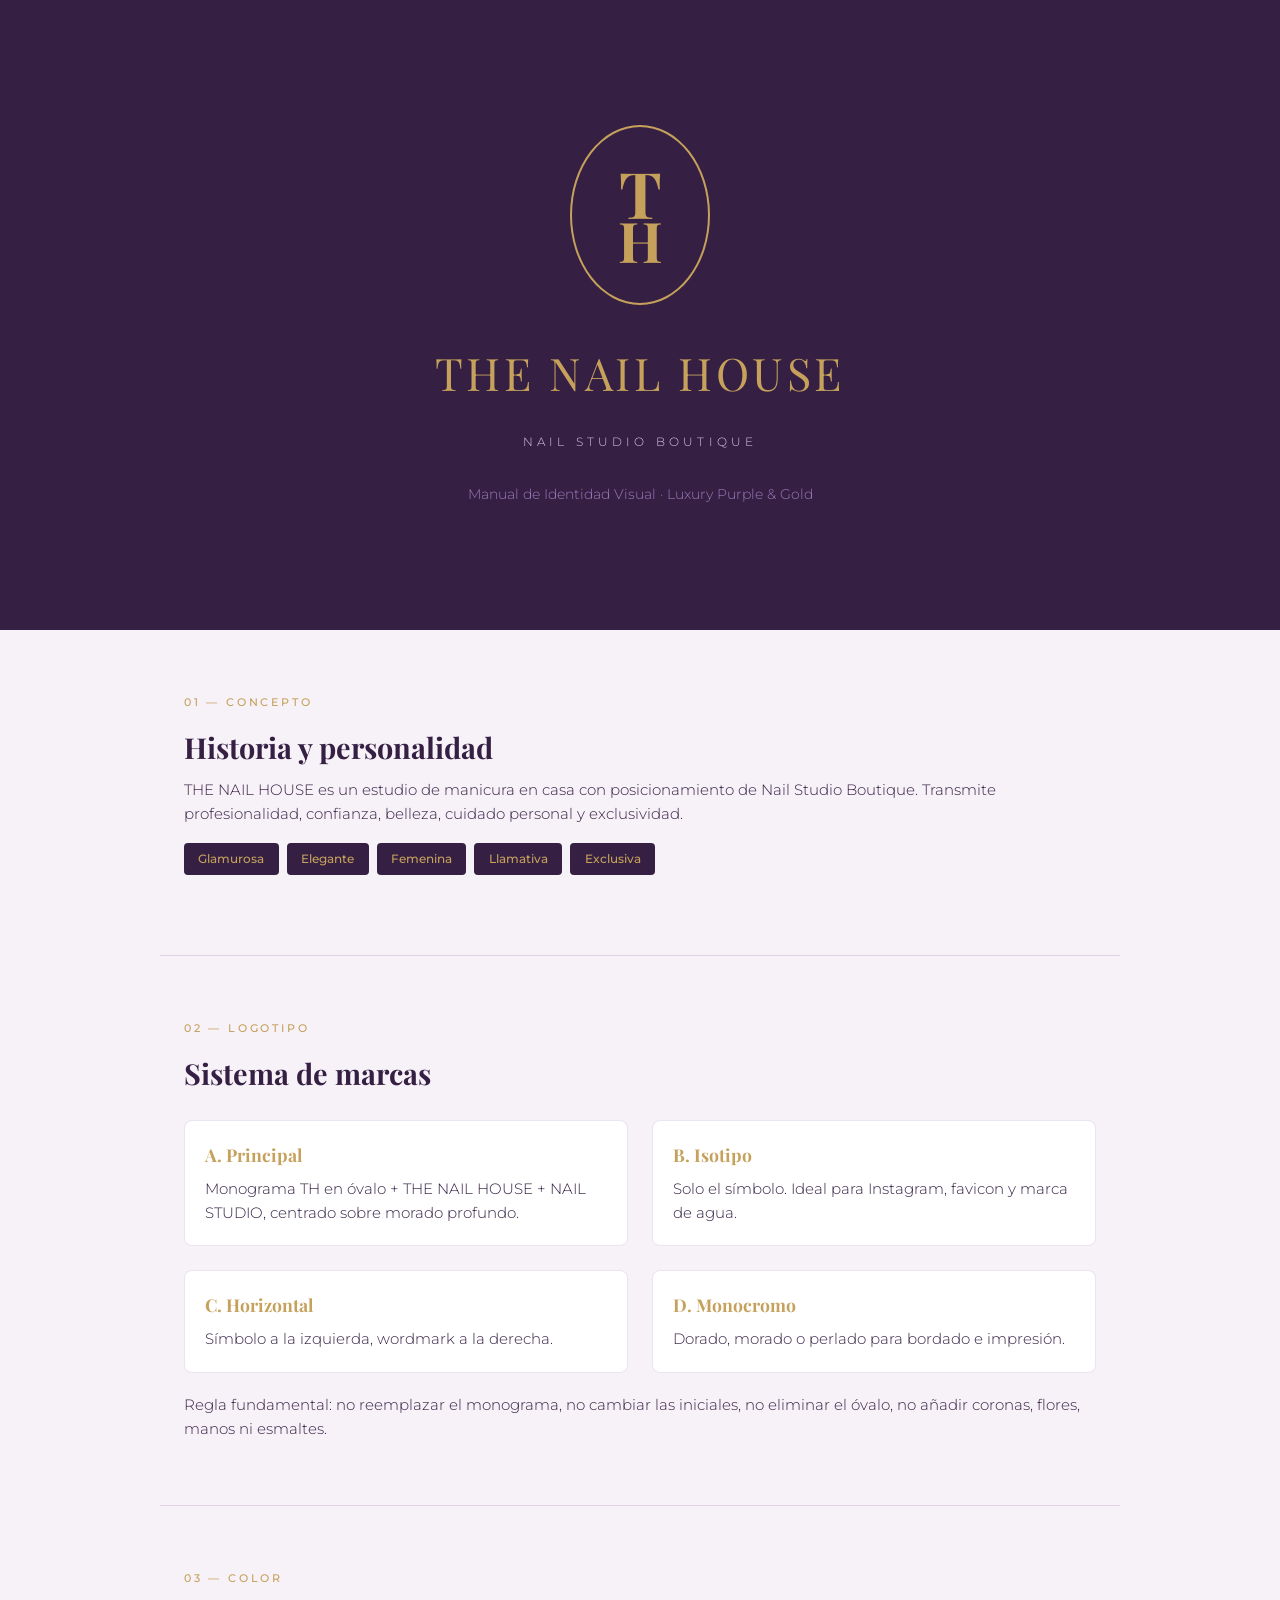
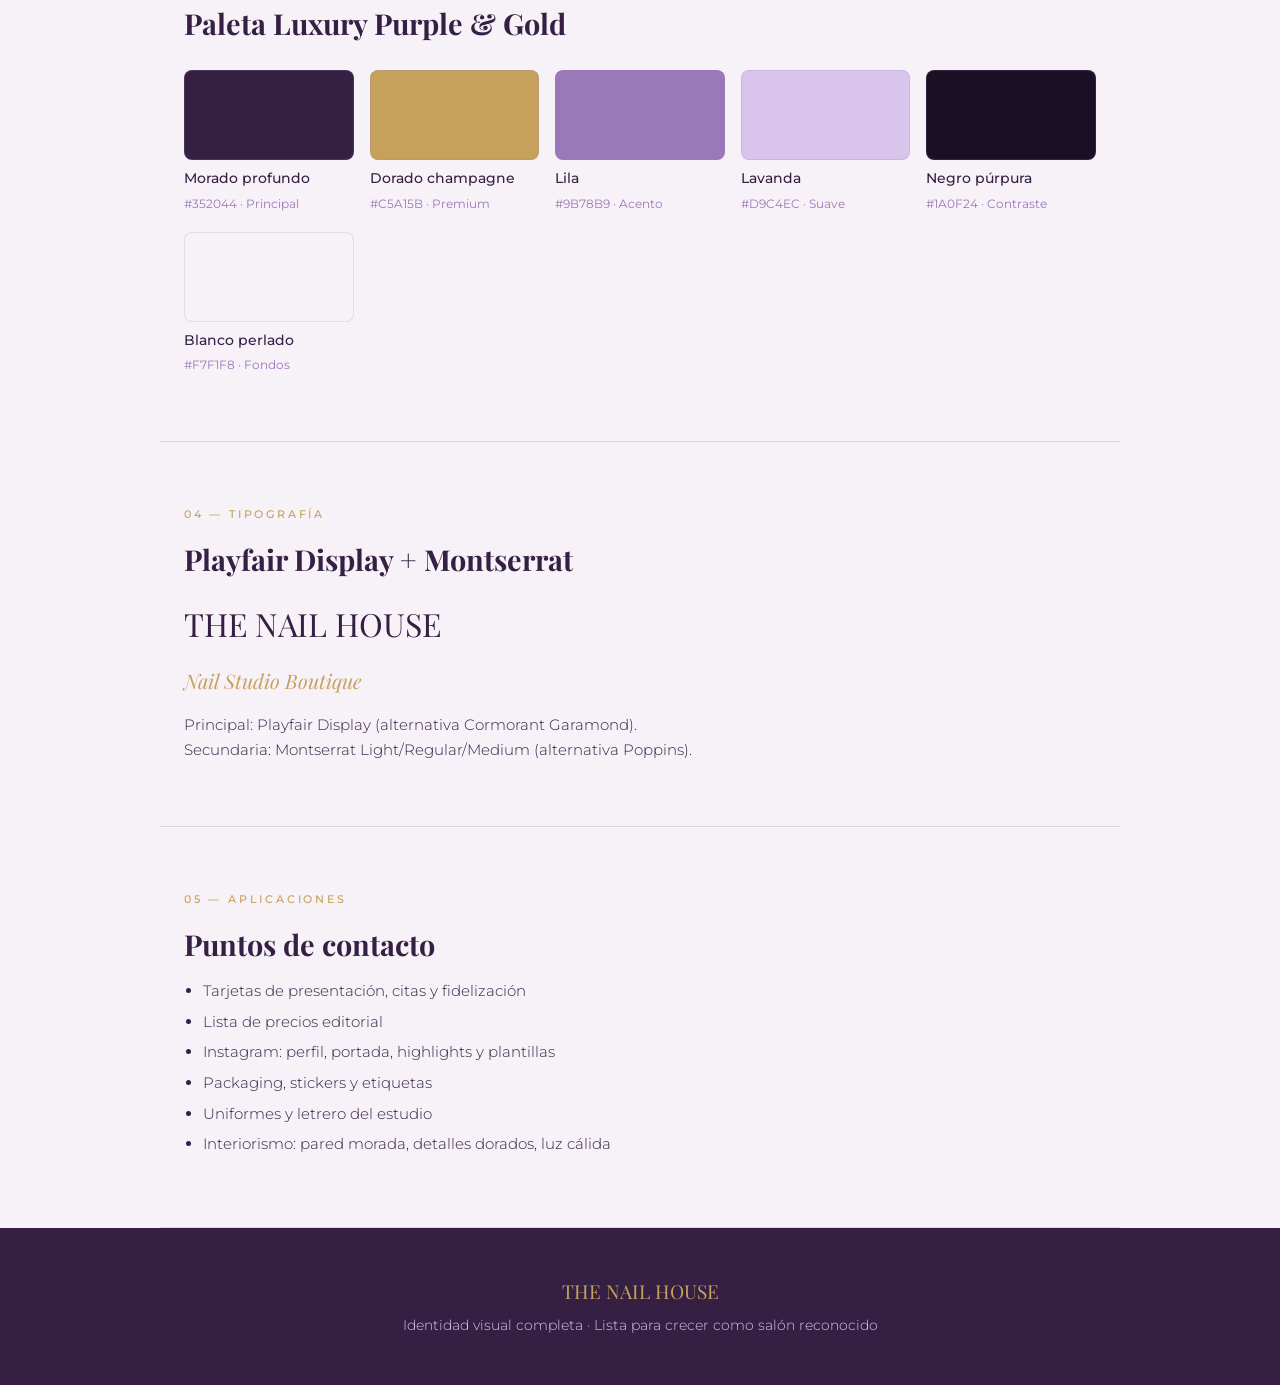
<file: brand/brand-guidelines/index.html>
<!DOCTYPE html>
<html lang="es">
<head>
<meta charset="UTF-8"/>
<meta name="viewport" content="width=device-width, initial-scale=1"/>
<title>THE NAIL HOUSE — Manual de Identidad</title>
<link href="https://fonts.googleapis.com/css2?family=Playfair+Display:ital,wght@0,400;0,700;1,400&family=Montserrat:wght@300;400;500&display=swap" rel="stylesheet"/>
<style>
:root{--purple:#352044;--gold:#C5A15B;--lila:#9B78B9;--lavender:#D9C4EC;--black:#1A0F24;--pearl:#F7F1F8}
*{box-sizing:border-box;margin:0;padding:0}
body{font-family:Montserrat,sans-serif;background:var(--pearl);color:var(--purple);line-height:1.6}
.hero{background:var(--purple);color:var(--gold);min-height:70vh;display:flex;flex-direction:column;align-items:center;justify-content:center;text-align:center;padding:4rem 1.5rem}
.oval{width:140px;height:180px;border:2px solid var(--gold);border-radius:50%;display:flex;flex-direction:column;align-items:center;justify-content:center;margin-bottom:2rem}
.oval .t{font-family:'Playfair Display',serif;font-size:4rem;font-weight:700;line-height:0.85}
.oval .h{font-family:'Playfair Display',serif;font-size:3.5rem;font-weight:700;line-height:0.85;margin-top:-0.3rem}
.hero h1{font-family:'Playfair Display',serif;font-size:clamp(1.8rem,4vw,2.8rem);font-weight:400;letter-spacing:.08em;margin-bottom:.5rem}
.hero .desc{font-weight:300;letter-spacing:.35em;font-size:.75rem;color:var(--lavender);margin-top:1rem}
.hero .sub{margin-top:2rem;font-size:.85rem;color:var(--lila)}
section{max-width:960px;margin:0 auto;padding:4rem 1.5rem;border-bottom:1px solid rgba(155,120,185,.25)}
h2{font-family:'Playfair Display',serif;font-size:1.8rem;margin-bottom:.5rem}
.eyebrow{font-size:.7rem;letter-spacing:.25em;text-transform:uppercase;color:var(--gold);font-weight:500;margin-bottom:.75rem}
p,li{font-weight:300;font-size:.95rem}
.swatches{display:grid;grid-template-columns:repeat(auto-fit,minmax(140px,1fr));gap:1rem;margin-top:1.5rem}
.swatch .chip{height:90px;border-radius:8px;margin-bottom:.5rem;border:1px solid rgba(155,120,185,.2)}
.swatch strong{display:block;font-weight:500;font-size:.85rem}
.swatch span{font-size:.75rem;color:var(--lila)}
.grid2{display:grid;grid-template-columns:1fr 1fr;gap:1.5rem;margin-top:1.5rem}
@media(max-width:700px){.grid2{grid-template-columns:1fr}}
.card{background:#fff;padding:1.25rem;border-radius:8px;border:1px solid rgba(155,120,185,.2)}
.card h3{font-family:'Playfair Display',serif;font-size:1.1rem;margin-bottom:.5rem;color:var(--gold)}
ul{padding-left:1.2rem;margin-top:.75rem}
li{margin-bottom:.4rem}
.traits{display:flex;flex-wrap:wrap;gap:.5rem;margin:1rem 0}
.traits span{background:var(--purple);color:var(--gold);padding:.4rem .9rem;border-radius:4px;font-size:.75rem;font-weight:500}
footer{background:var(--purple);color:var(--lavender);text-align:center;padding:3rem 1.5rem;font-weight:300;font-size:.85rem}
footer strong{font-family:'Playfair Display',serif;color:var(--gold);font-size:1.2rem;display:block;margin-bottom:.5rem;font-weight:400}
</style>
</head>
<body>
<header class="hero">
  <div class="oval"><div class="t">T</div><div class="h">H</div></div>
  <h1>THE NAIL HOUSE</h1>
  <div class="desc">NAIL STUDIO BOUTIQUE</div>
  <p class="sub">Manual de Identidad Visual · Luxury Purple &amp; Gold</p>
</header>

<section>
  <div class="eyebrow">01 — Concepto</div>
  <h2>Historia y personalidad</h2>
  <p>THE NAIL HOUSE es un estudio de manicura en casa con posicionamiento de Nail Studio Boutique. Transmite profesionalidad, confianza, belleza, cuidado personal y exclusividad.</p>
  <div class="traits">
    <span>Glamurosa</span><span>Elegante</span><span>Femenina</span><span>Llamativa</span><span>Exclusiva</span>
  </div>
</section>

<section>
  <div class="eyebrow">02 — Logotipo</div>
  <h2>Sistema de marcas</h2>
  <div class="grid2">
    <div class="card"><h3>A. Principal</h3><p>Monograma TH en óvalo + THE NAIL HOUSE + NAIL STUDIO, centrado sobre morado profundo.</p></div>
    <div class="card"><h3>B. Isotipo</h3><p>Solo el símbolo. Ideal para Instagram, favicon y marca de agua.</p></div>
    <div class="card"><h3>C. Horizontal</h3><p>Símbolo a la izquierda, wordmark a la derecha.</p></div>
    <div class="card"><h3>D. Monocromo</h3><p>Dorado, morado o perlado para bordado e impresión.</p></div>
  </div>
  <p style="margin-top:1.25rem">Regla fundamental: no reemplazar el monograma, no cambiar las iniciales, no eliminar el óvalo, no añadir coronas, flores, manos ni esmaltes.</p>
</section>

<section>
  <div class="eyebrow">03 — Color</div>
  <h2>Paleta Luxury Purple &amp; Gold</h2>
  <div class="swatches">
    <div class="swatch"><div class="chip" style="background:#352044"></div><strong>Morado profundo</strong><span>#352044 · Principal</span></div>
    <div class="swatch"><div class="chip" style="background:#C5A15B"></div><strong>Dorado champagne</strong><span>#C5A15B · Premium</span></div>
    <div class="swatch"><div class="chip" style="background:#9B78B9"></div><strong>Lila</strong><span>#9B78B9 · Acento</span></div>
    <div class="swatch"><div class="chip" style="background:#D9C4EC"></div><strong>Lavanda</strong><span>#D9C4EC · Suave</span></div>
    <div class="swatch"><div class="chip" style="background:#1A0F24"></div><strong>Negro púrpura</strong><span>#1A0F24 · Contraste</span></div>
    <div class="swatch"><div class="chip" style="background:#F7F1F8"></div><strong>Blanco perlado</strong><span>#F7F1F8 · Fondos</span></div>
  </div>
</section>

<section>
  <div class="eyebrow">04 — Tipografía</div>
  <h2>Playfair Display + Montserrat</h2>
  <p style="font-family:'Playfair Display',serif;font-size:2rem;margin:1rem 0">THE NAIL HOUSE</p>
  <p style="font-family:'Playfair Display',serif;font-style:italic;color:var(--gold);font-size:1.25rem;margin-bottom:1rem">Nail Studio Boutique</p>
  <p>Principal: Playfair Display (alternativa Cormorant Garamond).<br/>Secundaria: Montserrat Light/Regular/Medium (alternativa Poppins).</p>
</section>

<section>
  <div class="eyebrow">05 — Aplicaciones</div>
  <h2>Puntos de contacto</h2>
  <ul>
    <li>Tarjetas de presentación, citas y fidelización</li>
    <li>Lista de precios editorial</li>
    <li>Instagram: perfil, portada, highlights y plantillas</li>
    <li>Packaging, stickers y etiquetas</li>
    <li>Uniformes y letrero del estudio</li>
    <li>Interiorismo: pared morada, detalles dorados, luz cálida</li>
  </ul>
</section>

<footer>
  <strong>THE NAIL HOUSE</strong>
  Identidad visual completa · Lista para crecer como salón reconocido
</footer>
</body>
</html>
</file>
